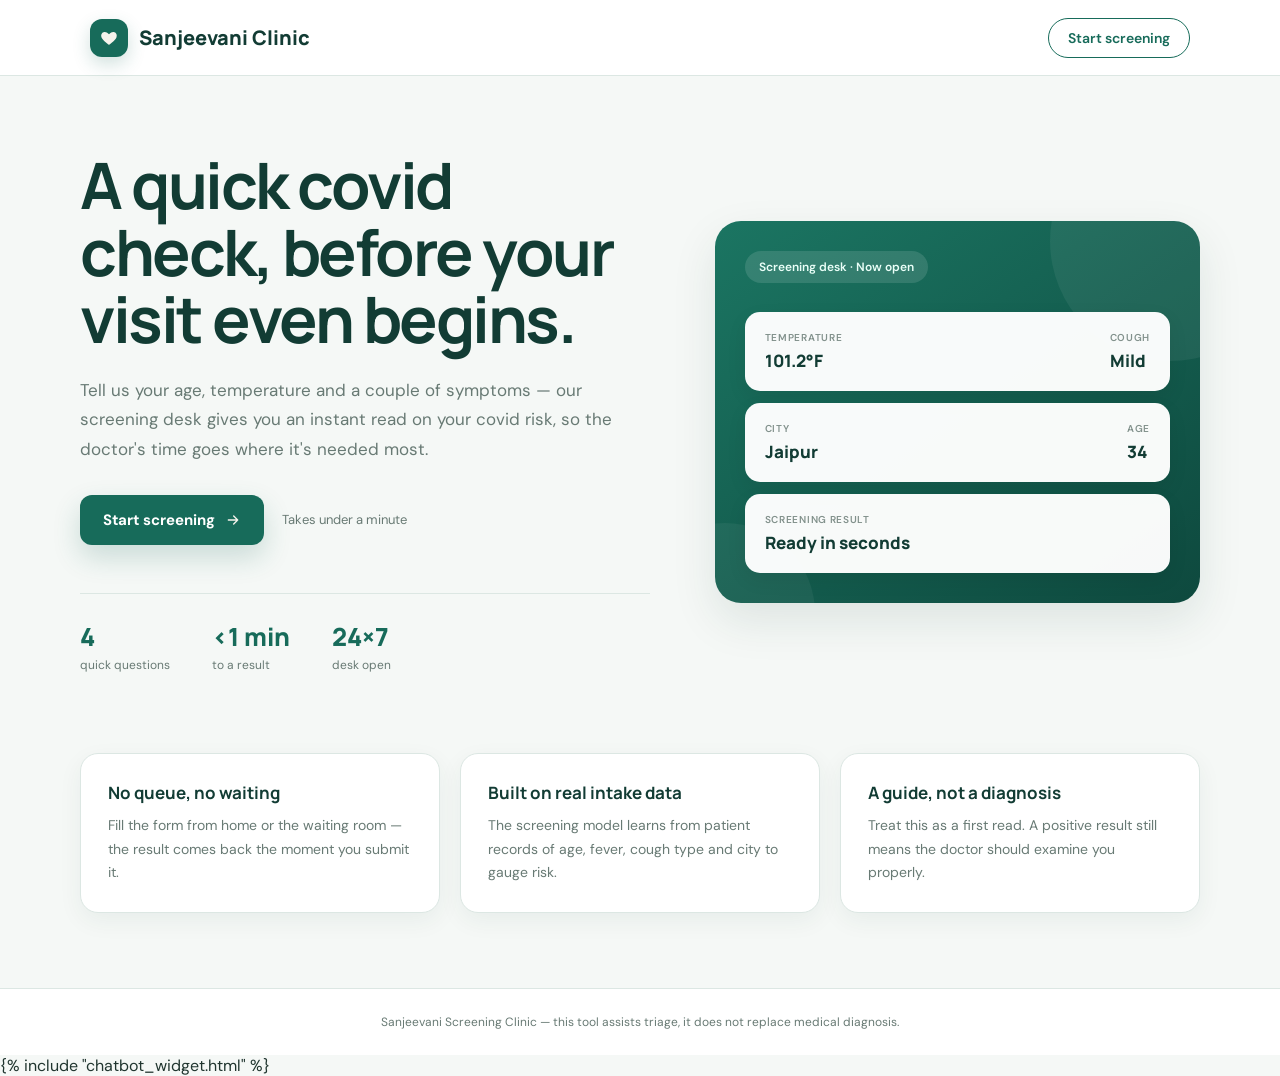
<file: templates/index.html>
<!DOCTYPE html>
<html lang="en">

<head>
  <meta charset="UTF-8" />
  <meta name="viewport" content="width=device-width, initial-scale=1.0" />

  <title>Sanjeevani Screening Clinic</title>

  <!-- New Sanjivni chatbot stylesheet -->
  <link rel="stylesheet" href="/static/chatbot.css?v=20261012" />
  <link rel="stylesheet" href="/static/style.css?v=20261012">
</head>

<body>

  <!-- Website Header -->
  <header class="site-header">
    <a href="/" class="brand">
      <span class="brand-mark">
        <svg width="18" height="18" viewBox="0 0 24 24" fill="none">
          <path
            d="M12 21s-7.5-4.6-9.8-9.4C.6 7.9 2.4 4.5 6 4.1c2-.2 3.6.9 6 3 2.4-2.1 4-3.2 6-3 3.6.4 5.4 3.8 3.8 7.5C19.5 16.4 12 21 12 21z"
            fill="#F6F3EC"
          />
        </svg>
      </span>

      Sanjeevani Clinic
    </a>

    <nav>
      <a href="/predict">Start screening</a>
    </nav>
  </header>


  <!-- Main Website Content -->
  <main>

    <section class="hero">

      <div>

        <h1>
          A quick covid check, before your visit even begins.
        </h1>

        <p class="lede">
          Tell us your age, temperature and a couple of symptoms — our
          screening desk gives you an instant read on your covid risk,
          so the doctor's time goes where it's needed most.
        </p>

        <div class="cta-row">

          <a href="/predict" class="btn-primary">
            Start screening

            <svg
              width="16"
              height="16"
              viewBox="0 0 24 24"
              fill="none"
            >
              <path
                d="M5 12h14M13 6l6 6-6 6"
                stroke="#F6F3EC"
                stroke-width="2"
                stroke-linecap="round"
                stroke-linejoin="round"
              />
            </svg>
          </a>

          <span class="hint-text">
            Takes under a minute
          </span>

        </div>


        <div class="stat-row">

          <div>
            <div class="stat-num">4</div>
            <div class="stat-label">quick questions</div>
          </div>

          <div>
            <div class="stat-num">&lt;1 min</div>
            <div class="stat-label">to a result</div>
          </div>

          <div>
            <div class="stat-num">24×7</div>
            <div class="stat-label">desk open</div>
          </div>

        </div>

      </div>


      <div class="hero-panel">

        <span class="badge">
          Screening desk · Now open
        </span>

        <div class="vitals-card">
          <div>
            <div class="label">Temperature</div>
            <div class="value">101.2°F</div>
          </div>

          <div>
            <div class="label">Cough</div>
            <div class="value">Mild</div>
          </div>
        </div>


        <div class="vitals-card">
          <div>
            <div class="label">City</div>
            <div class="value">Jaipur</div>
          </div>

          <div>
            <div class="label">Age</div>
            <div class="value">34</div>
          </div>
        </div>


        <div class="vitals-card">
          <div>
            <div class="label">Screening result</div>
            <div class="value">Ready in seconds</div>
          </div>
        </div>

      </div>

    </section>


    <section class="reasons">

      <div class="reason-card">
        <h3>No queue, no waiting</h3>
        <p>
          Fill the form from home or the waiting room — the result comes back
          the moment you submit it.
        </p>
      </div>


      <div class="reason-card">
        <h3>Built on real intake data</h3>
        <p>
          The screening model learns from patient records of age, fever,
          cough type and city to gauge risk.
        </p>
      </div>


      <div class="reason-card">
        <h3>A guide, not a diagnosis</h3>
        <p>
          Treat this as a first read. A positive result still means the doctor
          should examine you properly.
        </p>
      </div>

    </section>

  </main>


  <!-- Website Footer -->
  <footer class="site-footer">
    Sanjeevani Screening Clinic —
    this tool assists triage, it does not replace medical diagnosis.
  </footer>


  <!-- New chatbot widget: include only once -->
  {% include "chatbot_widget.html" %}

  <!-- New chatbot JavaScript -->
  <script src="/static/chatbot.js?v=20261012" defer></script>

</body>
</html>
</file>
<file: static/chatbot.css>
/* ========================================
   SANJIVNI CHATBOT - MAIN WIDGET
======================================== */

#sanjivni-chatbot {
    --chat-primary: #147d64;
    --chat-primary-dark: #0d624e;
    --chat-primary-light: #e8f5ef;
    --chat-bg: #ffffff;
    --chat-text: #243b34;
    --chat-muted: #71817b;
    --chat-border: #e2ebe6;
    --chat-shadow: 0 18px 60px rgba(18, 64, 49, 0.20);

    font-family: Inter, "Segoe UI", Arial, sans-serif;
    color: var(--chat-text);
    line-height: 1.5;
}

#sanjivni-chatbot *,
#sanjivni-chatbot *::before,
#sanjivni-chatbot *::after {
    box-sizing: border-box;
}

#sanjivni-chatbot button,
#sanjivni-chatbot textarea {
    font: inherit;
}

#sanjivni-chatbot button {
    -webkit-tap-highlight-color: transparent;
}

#sanjivni-chatbot button:focus-visible,
#sanjivni-chatbot textarea:focus-visible {
    outline: 3px solid rgba(20, 125, 100, 0.35);
    outline-offset: 3px;
}

#sanjivni-chatbot [hidden] {
    display: none !important;
}

/* ========================================
   FLOATING CHAT BUTTON
======================================== */

.sanjivni-chat-toggle {
    position: fixed;
    right: 28px;
    bottom: 28px;
    z-index: 9998;

    display: flex;
    align-items: center;
    justify-content: center;
    gap: 11px;

    min-width: 70px;
    height: 70px;
    padding: 0 22px;

    border: 0;
    border-radius: 40px;
    background: linear-gradient(135deg, #16896e, #0d6b54);
    color: #ffffff;

    box-shadow: 0 8px 28px rgba(20, 125, 100, 0.35);
    cursor: pointer;

    transition:
        transform 0.25s ease,
        box-shadow 0.25s ease,
        background 0.25s ease;
}

.sanjivni-chat-toggle:hover {
    transform: translateY(-4px);
    box-shadow: 0 12px 32px rgba(20, 125, 100, 0.42);
}

.sanjivni-chat-toggle:active {
    transform: scale(0.97);
}

.sanjivni-chat-toggle .chat-icon {
    width: 30px;
    height: 30px;
    fill: none;
    stroke: currentColor;
    stroke-width: 1.8;
    stroke-linecap: round;
    stroke-linejoin: round;
}

.chat-toggle-label {
    font-size: 15px;
    font-weight: 700;
    white-space: nowrap;
}

.chat-notification-dot {
    position: absolute;
    top: 2px;
    right: 3px;

    width: 13px;
    height: 13px;
    border: 2px solid #ffffff;
    border-radius: 50%;
    background: #35d49a;
}

/* ========================================
   CHAT WINDOW
======================================== */

.sanjivni-chat-window {
    position: fixed;
    right: 28px;
    bottom: 112px;
    z-index: 9999;

    display: flex;
    flex-direction: column;

    width: 390px;
    max-width: calc(100vw - 32px);
    height: min(590px, calc(100dvh - 145px));
    min-height: 360px;

    overflow: hidden;
    border: 1px solid rgba(226, 235, 230, 0.9);
    border-radius: 22px;
    background: var(--chat-bg);
    box-shadow: var(--chat-shadow);

    transform-origin: bottom right;
    animation: sanjivni-chat-enter 0.22s ease-out;
}

@keyframes sanjivni-chat-enter {
    from {
        opacity: 0;
        transform: translateY(12px) scale(0.97);
    }

    to {
        opacity: 1;
        transform: translateY(0) scale(1);
    }
}

/* ========================================
   HEADER
======================================== */

.sanjivni-chat-header {
    display: flex;
    align-items: center;
    justify-content: space-between;
    gap: 12px;

    padding: 18px 17px;
    background: linear-gradient(120deg, #147d64, #0e6953);
    color: #ffffff;
}

.chat-brand {
    display: flex;
    align-items: center;
    gap: 12px;
    min-width: 0;
}

.chat-brand-icon {
    display: grid;
    place-items: center;
    flex-shrink: 0;

    width: 43px;
    height: 43px;
    border: 1px solid rgba(255, 255, 255, 0.3);
    border-radius: 14px;
    background: rgba(255, 255, 255, 0.16);
}

.chat-brand-icon svg {
    width: 24px;
    height: 24px;
    fill: none;
    stroke: currentColor;
    stroke-width: 1.8;
    stroke-linecap: round;
}

.chat-brand-info {
    min-width: 0;
}

.chat-brand-info h2 {
    margin: 0;
    color: #ffffff;
    font-size: 16px;
    font-weight: 750;
    line-height: 1.35;
}

.chat-brand-info p {
    display: flex;
    align-items: center;
    gap: 6px;

    margin: 4px 0 0;
    color: rgba(255, 255, 255, 0.85);
    font-size: 11px;
}

.chat-online-indicator {
    width: 7px;
    height: 7px;
    flex-shrink: 0;
    border-radius: 50%;
    background: #69f0b3;
}

.chat-header-actions {
    display: flex;
    align-items: center;
    gap: 5px;
}

.chat-header-btn {
    display: grid;
    place-items: center;

    width: 32px;
    height: 32px;
    padding: 0;

    border: 0;
    border-radius: 9px;
    background: rgba(255, 255, 255, 0.13);
    color: #ffffff;

    font-size: 23px !important;
    line-height: 1;
    cursor: pointer;

    transition: background 0.2s ease;
}

.chat-header-btn:hover {
    background: rgba(255, 255, 255, 0.25);
}

/* ========================================
   MESSAGE AREA
======================================== */

.sanjivni-chat-messages {
    display: flex;
    flex: 1;
    flex-direction: column;
    gap: 17px;

    min-height: 0;
    padding: 19px 15px;
    overflow-y: auto;
    overscroll-behavior: contain;
    background: #fbfdfc;
    scroll-behavior: smooth;
}

.sanjivni-chat-messages::-webkit-scrollbar {
    width: 5px;
}

.sanjivni-chat-messages::-webkit-scrollbar-thumb {
    border-radius: 10px;
    background: #d7e5de;
}

.chat-date-label {
    align-self: center;
    padding: 5px 10px;
    border-radius: 20px;
    background: #edf5f0;
    color: #688077;
    font-size: 9px;
    font-weight: 750;
    letter-spacing: 1px;
}

.chat-message {
    display: flex;
    align-items: flex-start;
    gap: 9px;
    max-width: 100%;
}

.assistant-message {
    align-self: flex-start;
}

.user-message {
    align-self: flex-end;
    flex-direction: row-reverse;
    max-width: 88%;
}

.message-avatar {
    display: grid;
    place-items: center;
    flex-shrink: 0;

    width: 30px;
    height: 30px;
    border-radius: 10px;
    background: var(--chat-primary-light);
    color: var(--chat-primary);
    font-size: 13px;
    font-weight: 800;
}

.message-content {
    display: flex;
    flex-direction: column;
    gap: 4px;
    min-width: 0;
    max-width: calc(100% - 39px);
}

.user-message .message-content {
    align-items: flex-end;
}

.message-sender {
    margin: 0;
    color: var(--chat-muted);
    font-size: 10px;
    font-weight: 700;
}

.message-bubble {
    padding: 11px 13px;
    border: 1px solid var(--chat-border);
    border-radius: 4px 15px 15px 15px;
    background: #ffffff;

    font-size: 13px;
    line-height: 1.65;
    overflow-wrap: anywhere;
}

.message-bubble p {
    margin: 0 0 8px;
}

.message-bubble p:last-child {
    margin-bottom: 0;
}

.user-message .message-bubble {
    border: 0;
    border-radius: 15px 4px 15px 15px;
    background: var(--chat-primary);
    color: #ffffff;
}

.message-time {
    color: #94a29c;
    font-size: 9px;
}

/* Loading indicator */

.chat-typing {
    display: flex;
    align-items: center;
    gap: 5px;
    padding: 13px 15px;
}

.chat-typing span {
    width: 6px;
    height: 6px;
    border-radius: 50%;
    background: #80a99a;
    animation: sanjivni-typing 1s infinite ease-in-out;
}

.chat-typing span:nth-child(2) {
    animation-delay: 0.15s;
}

.chat-typing span:nth-child(3) {
    animation-delay: 0.3s;
}

@keyframes sanjivni-typing {
    0%, 60%, 100% {
        opacity: 0.45;
        transform: translateY(0);
    }

    30% {
        opacity: 1;
        transform: translateY(-4px);
    }
}

/* ========================================
   SUGGESTED QUESTIONS
======================================== */

.chat-suggestions {
    display: flex;
    flex-wrap: wrap;
    gap: 7px;

    padding: 9px 14px 12px;
    border-top: 1px solid #edf2ef;
    background: #ffffff;
}

.chat-suggestions button {
    padding: 7px 10px;
    border: 1px solid #cfe5da;
    border-radius: 18px;
    background: #ffffff;
    color: #176b55;

    font-size: 10px;
    font-weight: 650;
    cursor: pointer;

    transition:
        background 0.2s ease,
        border-color 0.2s ease;
}

.chat-suggestions button:hover {
    border-color: var(--chat-primary);
    background: var(--chat-primary-light);
}

/* ========================================
   MESSAGE INPUT
======================================== */

.sanjivni-chat-form {
    display: flex;
    align-items: flex-end;
    gap: 10px;

    margin: 0;
    padding: 12px 14px;

    border-top: 1px solid var(--chat-border);
    background: #ffffff;
}

.sanjivni-chat-form textarea {
    flex: 1;
    width: 0;
    min-height: 43px;
    max-height: 110px;
    padding: 12px 13px;

    resize: none;
    overflow-y: auto;

    border: 1px solid #dfe9e3;
    border-radius: 14px;
    background: #f8fbf9;
    color: var(--chat-text);

    font-size: 13px;
    line-height: 1.45;
}

.sanjivni-chat-form textarea::placeholder {
    color: #98a7a0;
}

.sanjivni-chat-form textarea:focus {
    border-color: var(--chat-primary);
    background: #ffffff;
    outline: none;
}

.chat-send-btn {
    display: grid;
    place-items: center;
    flex-shrink: 0;

    width: 43px;
    height: 43px;
    padding: 0;

    border: 0;
    border-radius: 13px;
    background: var(--chat-primary);
    color: #ffffff;
    cursor: pointer;

    transition:
        background 0.2s ease,
        transform 0.2s ease;
}

.chat-send-btn:hover {
    transform: translateY(-2px);
    background: var(--chat-primary-dark);
}

.chat-send-btn:disabled {
    cursor: not-allowed;
    opacity: 0.55;
    transform: none;
}

.chat-send-btn svg {
    width: 19px;
    height: 19px;
    fill: none;
    stroke: currentColor;
    stroke-width: 1.8;
    stroke-linecap: round;
    stroke-linejoin: round;
}

/* ========================================
   FOOTER
======================================== */

.sanjivni-chat-footer {
    display: flex;
    flex-direction: column;
    align-items: center;
    gap: 3px;

    padding: 0 12px 12px;
    background: #ffffff;
    color: #819189;

    font-size: 9px;
    text-align: center;
}

.sanjivni-chat-footer span:first-child {
    color: #55776a;
    font-weight: 700;
}

.sr-only {
    position: absolute;
    width: 1px;
    height: 1px;
    padding: 0;
    margin: -1px;
    overflow: hidden;
    clip: rect(0, 0, 0, 0);
    white-space: nowrap;
    border: 0;
}

/* ========================================
   TABLETS AND MOBILE
======================================== */

@media (max-width: 600px) {
    .sanjivni-chat-toggle {
        right: 18px;
        bottom: 18px;
        min-width: 62px;
        height: 62px;
        padding: 0 18px;
    }

    .sanjivni-chat-toggle .chat-icon {
        width: 27px;
        height: 27px;
    }

    .chat-toggle-label {
        font-size: 13px;
    }

    .sanjivni-chat-window {
        right: 12px;
        bottom: 92px;
        width: calc(100vw - 24px);
        max-width: 420px;
        height: min(620px, calc(100dvh - 112px));
        min-height: 340px;
        border-radius: 19px;
    }

    .sanjivni-chat-header {
        padding: 15px 13px;
    }

    .sanjivni-chat-messages {
        padding: 15px 12px;
    }
}

@media (max-width: 360px) {
    .sanjivni-chat-toggle {
        right: 12px;
        bottom: 12px;
        min-width: 56px;
        height: 56px;
        padding: 0 15px;
    }

    .chat-toggle-label {
        font-size: 12px;
    }

    .sanjivni-chat-window {
        right: 8px;
        bottom: 78px;
        width: calc(100vw - 16px);
        height: calc(100dvh - 94px);
        min-height: 300px;
    }

    .chat-suggestions {
        gap: 5px;
        padding-right: 9px;
        padding-left: 9px;
    }

    .chat-suggestions button {
        font-size: 9px;
    }
}

@media (prefers-reduced-motion: reduce) {
    .sanjivni-chatbot *,
    .sanjivni-chatbot *::before,
    .sanjivni-chatbot *::after {
        animation-duration: 0.01ms !important;
        animation-iteration-count: 1 !important;
        scroll-behavior: auto !important;
        transition-duration: 0.01ms !important;
    }
}

/* ========================================
   AUTH PANEL (login / register banner)
======================================== */

.sanjivni-auth-panel {
    flex: 0 1 auto;
    min-height: 0;
    max-height: 100%;
    overflow-y: auto;
    overscroll-behavior: contain;
    padding: 12px 16px;
    border-bottom: 1px solid var(--chat-border, #e5e7eb);
    background: var(--chat-primary-light, #e8f5ef);
    font-size: 13px;
}

/* While a form is open, let the panel take the full window height
   so the Create-account button is never cut off. */
.sanjivni-auth-panel:has(#sanjivni-logout[hidden]),
.sanjivni-auth-panel:has(form:not([hidden])) {
    flex: 1 1 auto;
    background: #ffffff;
}

#sanjivni-auth-status {
    color: var(--chat-text, #243b34);
    font-weight: 600;
    overflow-wrap: anywhere;
}

#sanjivni-auth-actions {
    display: flex;
    gap: 8px;
    margin-top: 10px;
}

/* Logged in: compact one-line banner (status + Logout) */
.sanjivni-auth-panel:has(#sanjivni-logout:not([hidden])) {
    display: flex;
    align-items: center;
    justify-content: space-between;
    gap: 10px;
    padding: 8px 14px;
}

.sanjivni-auth-panel:has(#sanjivni-logout:not([hidden])) #sanjivni-auth-error:empty {
    display: none;
}

.sanjivni-auth-panel h3 {
    margin: 0 0 4px;
    font-size: 15px;
}

.sanjivni-auth-panel form {
    display: grid;
    gap: 6px;
    margin-top: 10px;
}

.sanjivni-auth-panel label {
    font-size: 12px;
    font-weight: 600;
    color: var(--chat-muted, #71817b);
}

.sanjivni-auth-panel input,
.sanjivni-auth-panel select,
.sanjivni-auth-panel textarea {
    width: 100%;
    box-sizing: border-box;
    padding: 9px;
    border: 1px solid #cbd5e1;
    border-radius: 8px;
    font: inherit;
    background: #fff;
}

.sanjivni-auth-panel textarea {
    min-height: 56px;
    resize: vertical;
}

.sanjivni-auth-panel button {
    margin: 4px 6px 4px 0;
    padding: 9px 14px;
    border: 0;
    border-radius: 8px;
    background: var(--chat-primary, #147d64);
    color: #fff;
    font-weight: 600;
    cursor: pointer;
}

.sanjivni-auth-panel button:hover {
    background: var(--chat-primary-dark, #0d624e);
}

/* Secondary buttons (Back / Cancel / Logout) */
#sanjivni-login-cancel,
#sanjivni-register-cancel,
#sanjivni-logout {
    background: #eef2f0;
    color: var(--chat-text, #243b34);
}

#sanjivni-login-cancel:hover,
#sanjivni-register-cancel:hover,
#sanjivni-logout:hover {
    background: #dde6e1;
}

#sanjivni-logout {
    margin: 0;
    white-space: nowrap;
}

#sanjivni-auth-error {
    margin: 6px 0 0;
    color: #b91c1c;
    font-size: 13px;
}

#sanjivni-auth-error:empty {
    display: none;
}

[hidden] {
    display: none !important;
}
</file>
<file: static/style.css>
/* =========================================================
   SANJEEVANI HEALTHSCAN
   Modern Healthcare Screening UI
   ========================================================= */

@import url('https://fonts.googleapis.com/css2?family=DM+Sans:wght@400;500;600;700&family=Manrope:wght@600;700;800&display=swap');


/* ---------- Root ---------- */

:root {
  --paper: #f5f8f6;
  --white: #ffffff;

  --teal-900: #123c34;
  --teal-700: #176b5a;
  --teal-600: #21836d;
  --teal-500: #3c927d;

  --sage-100: #edf5f1;
  --sage-200: #dcebe5;

  --ink: #20352f;
  --ink-soft: #687a74;

  --line: #dce7e3;

  --shadow-sm: 0 8px 25px rgba(20, 60, 52, 0.06);
  --shadow-md: 0 18px 45px rgba(20, 60, 52, 0.10);

  --radius-sm: 12px;
  --radius-md: 18px;
  --radius-lg: 26px;
}


/* ---------- Reset ---------- */

* {
  box-sizing: border-box;
}

html {
  scroll-behavior: smooth;
}

body {
  margin: 0;
  padding: 0;

  min-height: 100vh;

  background: var(--paper);
  color: var(--ink);

  font-family: "DM Sans", sans-serif;

  -webkit-font-smoothing: antialiased;
}

a {
  color: inherit;
}


/* =========================================================
   HEADER
   ========================================================= */

.site-header {
  height: 76px;

  display: flex;
  align-items: center;
  justify-content: space-between;

  padding: 0 7%;

  background: rgba(255, 255, 255, 0.92);

  border-bottom: 1px solid var(--line);

  position: sticky;
  top: 0;
  z-index: 100;

  backdrop-filter: blur(12px);
}


/* Brand */

.brand {
  display: flex;
  align-items: center;
  gap: 11px;

  text-decoration: none;

  font-family: "Manrope", sans-serif;
  font-size: 20px;
  font-weight: 800;

  color: var(--teal-900);
}

.brand-mark {
  width: 38px;
  height: 38px;

  display: flex;
  align-items: center;
  justify-content: center;

  border-radius: 12px;

  background: var(--teal-700);

  box-shadow: 0 7px 18px rgba(23, 107, 90, 0.20);

  transition: transform 0.25s ease;
}

.brand:hover .brand-mark {
  transform: rotate(-5deg) scale(1.04);
}


/* Navigation */

.site-header nav a {
  display: inline-flex;
  align-items: center;

  padding: 10px 19px;

  border: 1px solid var(--teal-700);
  border-radius: 999px;

  color: var(--teal-700);

  text-decoration: none;

  font-size: 14px;
  font-weight: 600;

  transition:
    background 0.2s ease,
    color 0.2s ease,
    transform 0.2s ease;
}

.site-header nav a:hover {
  background: var(--teal-700);
  color: white;

  transform: translateY(-1px);
}


/* =========================================================
   MAIN
   ========================================================= */

main {
  flex: 1;
}


/* =========================================================
   HERO
   ========================================================= */

.hero {
  max-width: 1180px;

  min-height: 590px;

  margin: 0 auto;

  padding: 75px 30px 65px;

  display: grid;

  grid-template-columns: 1.08fr 0.92fr;

  gap: 65px;

  align-items: center;
}


/* Hero Heading */

.hero h1 {
  margin: 0 0 23px;

  max-width: 650px;

  font-family: "Manrope", sans-serif;

  font-size: clamp(42px, 5vw, 67px);

  line-height: 1.05;

  letter-spacing: -2.5px;

  color: var(--teal-900);
}


/* Description */

.hero p.lede {
  max-width: 600px;

  margin: 0 0 30px;

  color: var(--ink-soft);

  font-size: 17px;

  line-height: 1.75;
}


/* CTA */

.cta-row {
  display: flex;
  align-items: center;

  gap: 18px;
}

.btn-primary {
  display: inline-flex;
  align-items: center;

  gap: 10px;

  padding: 15px 23px;

  border-radius: 12px;

  background: var(--teal-700);

  color: white;

  text-decoration: none;

  font-size: 15px;
  font-weight: 700;

  box-shadow: 0 12px 28px rgba(23, 107, 90, 0.20);

  transition:
    transform 0.2s ease,
    background 0.2s ease,
    box-shadow 0.2s ease;
}

.btn-primary:hover {
  background: var(--teal-900);

  transform: translateY(-2px);

  box-shadow: 0 16px 32px rgba(23, 107, 90, 0.27);
}

.hint-text {
  color: var(--ink-soft);

  font-size: 13px;
}


/* =========================================================
   STATS
   ========================================================= */

.stat-row {
  display: flex;

  gap: 42px;

  margin-top: 48px;

  padding-top: 25px;

  border-top: 1px solid var(--line);
}

.stat-num {
  font-family: "Manrope", sans-serif;

  font-size: 25px;

  font-weight: 800;

  color: var(--teal-700);
}

.stat-label {
  margin-top: 3px;

  color: var(--ink-soft);

  font-size: 12px;
}


/* =========================================================
   HERO SCREENING CARD
   ========================================================= */

.hero-panel {
  position: relative;

  padding: 30px;

  overflow: hidden;

  border-radius: var(--radius-lg);

  background:
    linear-gradient(
      145deg,
      #1b7562,
      #0e493e
    );

  color: white;

  box-shadow: var(--shadow-md);
}


/* Decorative circles */

.hero-panel::before {
  content: "";

  position: absolute;

  width: 240px;
  height: 240px;

  right: -90px;
  top: -100px;

  border-radius: 50%;

  background: rgba(255, 255, 255, 0.06);
}

.hero-panel::after {
  content: "";

  position: absolute;

  width: 180px;
  height: 180px;

  left: -80px;
  bottom: -100px;

  border-radius: 50%;

  background: rgba(255, 255, 255, 0.05);
}


/* Badge */

.hero-panel .badge {
  position: relative;
  z-index: 2;

  display: inline-block;

  padding: 8px 14px;

  margin-bottom: 17px;

  border-radius: 999px;

  background: rgba(255, 255, 255, 0.12);

  color: #eafff8;

  font-size: 12px;

  font-weight: 600;
}


/* =========================================================
   VITAL CARDS
   ========================================================= */

.vitals-card {
  position: relative;
  z-index: 2;

  display: flex;

  align-items: center;

  justify-content: space-between;

  gap: 20px;

  margin-top: 12px;

  padding: 19px 20px;

  background: rgba(255, 255, 255, 0.97);

  border-radius: 15px;

  color: var(--ink);

  box-shadow: 0 7px 20px rgba(0, 0, 0, 0.07);

  transition: transform 0.2s ease;
}

.vitals-card:hover {
  transform: translateY(-3px);
}

.vitals-card .label {
  margin-bottom: 5px;

  color: #82918c;

  font-size: 10px;

  font-weight: 600;

  text-transform: uppercase;

  letter-spacing: 0.7px;
}

.vitals-card .value {
  font-family: "Manrope", sans-serif;

  font-size: 17px;

  font-weight: 800;

  color: var(--teal-900);
}


/* =========================================================
   REASONS / FEATURES
   ========================================================= */

.reasons {
  max-width: 1180px;

  margin: 0 auto;

  padding: 15px 30px 75px;

  display: grid;

  grid-template-columns: repeat(3, 1fr);

  gap: 20px;
}

.reason-card {
  padding: 27px;

  background: var(--white);

  border: 1px solid var(--line);

  border-radius: var(--radius-md);

  box-shadow: var(--shadow-sm);

  transition:
    transform 0.25s ease,
    box-shadow 0.25s ease;
}

.reason-card:hover {
  transform: translateY(-5px);

  box-shadow: var(--shadow-md);
}

.reason-card h3 {
  margin: 0 0 10px;

  font-family: "Manrope", sans-serif;

  font-size: 17px;

  font-weight: 700;

  color: var(--teal-900);
}

.reason-card p {
  margin: 0;

  color: var(--ink-soft);

  font-size: 14px;

  line-height: 1.7;
}


/* =========================================================
   PREDICTION / FORM PAGE
   ========================================================= */

.form-shell {
  max-width: 680px;

  margin: 0 auto;

  padding: 60px 24px 90px;
}

.form-shell .eyebrow-block {
  text-align: center;

  margin-bottom: 30px;
}

.form-shell h1 {
  margin: 0 0 10px;

  font-family: "Manrope", sans-serif;

  font-size: 34px;

  color: var(--teal-900);
}

.form-shell .sub {
  color: var(--ink-soft);

  font-size: 15px;
}


/* Form Card */

.card {
  margin-top: 25px;

  padding: 35px;

  background: var(--white);

  border: 1px solid var(--line);

  border-radius: var(--radius-lg);

  box-shadow: var(--shadow-sm);
}


/* Fields */

.field-grid {
  display: grid;

  grid-template-columns: 1fr 1fr;

  gap: 20px;
}

.field {
  display: flex;

  flex-direction: column;

  gap: 8px;

  margin-bottom: 20px;
}

.field.full {
  grid-column: 1 / -1;
}

.field label {
  color: var(--teal-900);

  font-size: 13px;

  font-weight: 600;
}

.field input,
.field select {
  width: 100%;

  padding: 13px 14px;

  border: 1px solid var(--line);

  border-radius: var(--radius-sm);

  background: var(--sage-100);

  color: var(--ink);

  font-family: inherit;

  font-size: 14px;

  transition:
    border 0.2s ease,
    box-shadow 0.2s ease,
    background 0.2s ease;
}

.field input:focus,
.field select:focus {
  outline: none;

  border-color: var(--teal-500);

  background: white;

  box-shadow: 0 0 0 3px rgba(60, 146, 125, 0.12);
}


/* Submit */

.submit-row {
  margin-top: 8px;
}

.submit-row button {
  width: 100%;

  padding: 15px;

  border: none;

  border-radius: 12px;

  background: var(--teal-700);

  color: white;

  font-family: inherit;

  font-size: 15px;

  font-weight: 700;

  cursor: pointer;

  transition:
    background 0.2s ease,
    transform 0.2s ease;
}

.submit-row button:hover {
  background: var(--teal-900);

  transform: translateY(-1px);
}


/* =========================================================
   RESULT CARD
   ========================================================= */

.result-card {
  display: flex;

  align-items: center;

  gap: 18px;

  margin-top: 25px;

  padding: 27px 30px;

  border-radius: var(--radius-lg);
}

.result-card.positive {
  background: #f9e7df;

  border: 1px solid #c6603f;
}

.result-card.negative {
  background: #e7f3e9;

  border: 1px solid #4f8f63;
}

.result-icon {
  width: 52px;
  height: 52px;

  flex-shrink: 0;

  display: flex;
  align-items: center;
  justify-content: center;

  border-radius: 50%;

  color: white;
}

.result-card.positive .result-icon {
  background: #c6603f;
}

.result-card.negative .result-icon {
  background: #4f8f63;
}

.result-title {
  margin: 0 0 4px;

  font-family: "Manrope", sans-serif;

  font-size: 20px;

  font-weight: 800;
}

.result-card.positive .result-title {
  color: #8c3d24;
}

.result-card.negative .result-title {
  color: #2e5e3d;
}

.result-sub {
  margin: 0;

  color: var(--ink-soft);

  font-size: 13px;

  line-height: 1.5;
}


/* =========================================================
   FOOTER
   ========================================================= */

.site-footer {
  padding: 25px;

  border-top: 1px solid var(--line);

  background: white;

  color: var(--ink-soft);

  text-align: center;

  font-size: 12px;
}


/* =========================================================
   RESPONSIVE
   ========================================================= */

@media (max-width: 900px) {

  .hero {
    grid-template-columns: 1fr;

    gap: 45px;

    padding-top: 55px;
  }

  .hero h1 {
    font-size: 50px;
  }

  .hero-panel {
    max-width: 650px;

    width: 100%;

    margin: auto;
  }

  .reasons {
    grid-template-columns: 1fr;

    max-width: 700px;
  }
}


@media (max-width: 600px) {

  .site-header {
    height: 68px;

    padding: 0 20px;
  }

  .brand {
    font-size: 17px;
  }

  .brand-mark {
    width: 34px;
    height: 34px;
  }

  .site-header nav a {
    padding: 8px 12px;

    font-size: 12px;
  }


  .hero {
    padding: 45px 20px 50px;
  }

  .hero h1 {
    font-size: 39px;

    letter-spacing: -1.5px;
  }

  .hero p.lede {
    font-size: 15px;
  }


  .cta-row {
    flex-direction: column;

    align-items: flex-start;
  }


  .stat-row {
    gap: 25px;

    flex-wrap: wrap;
  }


  .hero-panel {
    padding: 22px;
  }


  .vitals-card {
    padding: 16px;
  }


  .reasons {
    padding: 10px 20px 55px;
  }


  .card {
    padding: 23px;
  }


  .field-grid {
    grid-template-columns: 1fr;

    gap: 0;
  }


  .result-card {
    padding: 22px;

    align-items: flex-start;
  }
}
</file>
